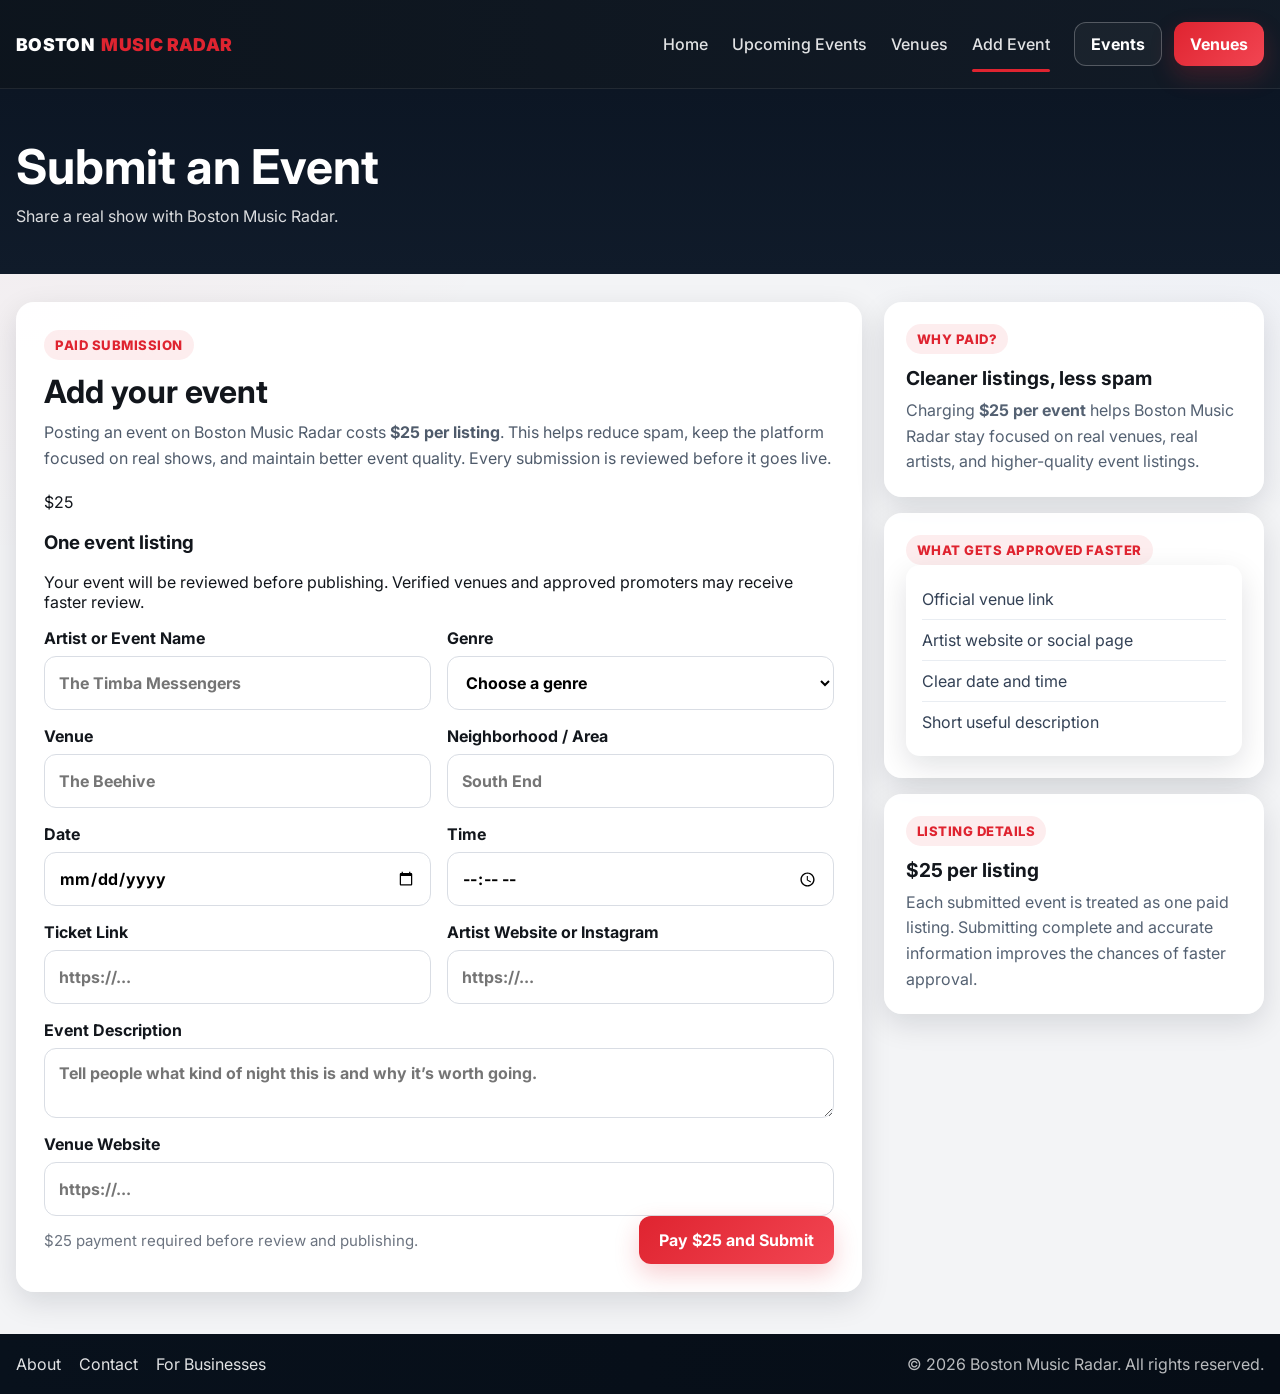
<file: add-event.html>
<!DOCTYPE html>
<html lang="en">
<head>
  <meta charset="UTF-8" />
  <meta name="viewport" content="width=device-width, initial-scale=1.0" />
  <title>Boston Music Radar | Add Event</title>
  <link rel="preconnect" href="https://fonts.googleapis.com" />
  <link rel="preconnect" href="https://fonts.gstatic.com" crossorigin />
  <link href="https://fonts.googleapis.com/css2?family=Inter:wght@400;500;600;700;800;900&display=swap" rel="stylesheet" />
  <link rel="stylesheet" href="styles.css" />
</head>
<body>
  <header class="site-header">
    <div class="container header-inner">
      <a href="index.html" class="brand">
        <span class="brand-white">BOSTON</span>
        <span class="brand-red">MUSIC RADAR</span>
      </a>

      <nav class="main-nav">
        <a href="index.html">Home</a>
        <a href="events.html">Upcoming Events</a>
        <a href="venues.html">Venues</a>
        <a href="add-event.html" class="active">Add Event</a>
      </nav>

      <div class="header-actions">
        <a href="events.html" class="btn btn-outline btn-small">Events</a>
        <a href="venues.html" class="btn btn-red btn-small">Venues</a>
      </div>
    </div>
  </header>

  <main>
    <section class="page-hero">
      <div class="container">
        <h1>Submit an Event</h1>
        <p>Share a real show with Boston Music Radar.</p>
      </div>
    </section>

    <section class="page-content">
      <div class="container submission-layout">
        <div class="form-card">
          <div class="form-intro">
            <span class="pill-note">Paid submission</span>
            <h2>Add your event</h2>
            <p>
              Posting an event on Boston Music Radar costs <strong>$25 per listing</strong>.
              This helps reduce spam, keep the platform focused on real shows, and maintain better event quality.
              Every submission is reviewed before it goes live.
            </p>
          </div>

          <div class="payment-highlight">
            <div class="payment-price">$25</div>
            <div class="payment-copy">
              <h3>One event listing</h3>
              <p>Your event will be reviewed before publishing. Verified venues and approved promoters may receive faster review.</p>
            </div>
          </div>

          <form class="form-grid">
            <label>
              Artist or Event Name
              <input type="text" placeholder="The Timba Messengers" />
            </label>

            <label>
              Genre
              <select>
                <option>Choose a genre</option>
                <option>Latin</option>
                <option>Indie</option>
                <option>Pop</option>
                <option>Classical</option>
                <option>Folk</option>
                <option>Jazz</option>
              </select>
            </label>

            <label>
              Venue
              <input type="text" placeholder="The Beehive" />
            </label>

            <label>
              Neighborhood / Area
              <input type="text" placeholder="South End" />
            </label>

            <label>
              Date
              <input type="date" />
            </label>

            <label>
              Time
              <input type="time" />
            </label>

            <label>
              Ticket Link
              <input type="url" placeholder="https://..." />
            </label>

            <label>
              Artist Website or Instagram
              <input type="url" placeholder="https://..." />
            </label>

            <label class="full-width">
              Event Description
              <textarea placeholder="Tell people what kind of night this is and why it’s worth going."></textarea>
            </label>

            <label class="full-width">
              Venue Website
              <input type="url" placeholder="https://..." />
            </label>
          </form>

          <div class="form-actions-split">
            <div class="form-note">$25 payment required before review and publishing.</div>
            <a href="#" class="btn btn-red">Pay $25 and Submit</a>
          </div>
        </div>

        <aside class="submission-sidebar">
          <div class="sidebar-panel">
            <span class="pill-note">Why paid?</span>
            <h3>Cleaner listings, less spam</h3>
            <p>
              Charging <strong>$25 per event</strong> helps Boston Music Radar stay focused on real venues, real artists, and higher-quality event listings.
            </p>
          </div>

          <div class="sidebar-panel">
            <span class="pill-note">What gets approved faster</span>
            <div class="mini-list">
              <div class="mini-item">Official venue link</div>
              <div class="mini-item">Artist website or social page</div>
              <div class="mini-item">Clear date and time</div>
              <div class="mini-item">Short useful description</div>
            </div>
          </div>

          <div class="sidebar-panel">
            <span class="pill-note">Listing details</span>
            <h3>$25 per listing</h3>
            <p>
              Each submitted event is treated as one paid listing. Submitting complete and accurate information improves the chances of faster approval.
            </p>
          </div>
        </aside>
      </div>
    </section>
  </main>

  <footer class="site-footer">
    <div class="container footer-inner">
      <div class="footer-links">
        <a href="venues.html">About</a>
        <a href="add-event.html">Contact</a>
        <a href="venues.html">For Businesses</a>
      </div>
      <div class="footer-right">
        <p>© 2026 Boston Music Radar. All rights reserved.</p>
      </div>
    </div>
  </footer>
</body>
</html>
</file>
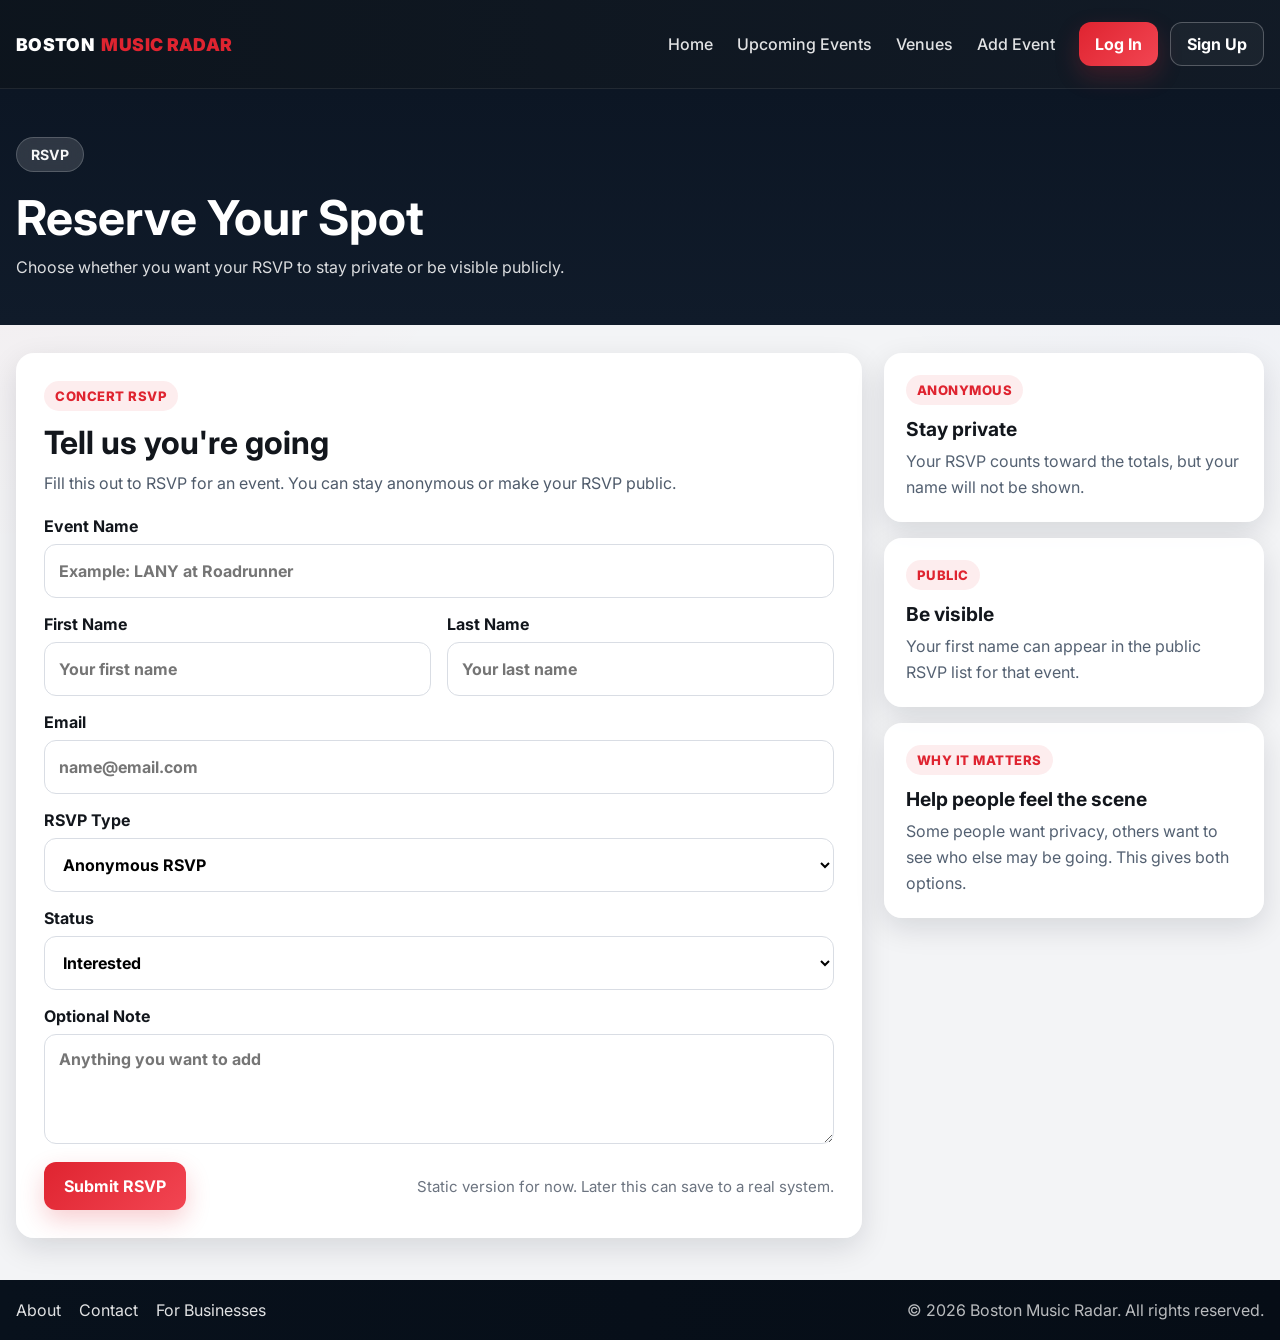
<file: rsvp.html>
<!DOCTYPE html>
<html lang="en">
<head>
  <meta charset="UTF-8" />
  <meta name="viewport" content="width=device-width, initial-scale=1.0" />
  <title>RSVP | Boston Music Radar</title>
  <link rel="preconnect" href="https://fonts.googleapis.com" />
  <link rel="preconnect" href="https://fonts.gstatic.com" crossorigin />
  <link href="https://fonts.googleapis.com/css2?family=Inter:wght@400;500;600;700;800;900&display=swap" rel="stylesheet" />
  <link rel="stylesheet" href="styles.css" />
</head>
<body>
  <header class="site-header">
    <div class="container header-inner">
      <a href="index.html" class="brand">
        <span class="brand-white">BOSTON</span>
        <span class="brand-red">MUSIC RADAR</span>
      </a>

      <nav class="main-nav">
        <a href="index.html">Home</a>
        <a href="events.html">Upcoming Events</a>
        <a href="venues.html">Venues</a>
        <a href="add-event.html">Add Event</a>
      </nav>

      <div class="header-actions">
        <a href="#" class="btn btn-red btn-small">Log In</a>
        <a href="#" class="btn btn-outline btn-small">Sign Up</a>
      </div>
    </div>
  </header>

  <main class="page-shell">
    <section class="page-hero page-hero-small">
      <div class="container">
        <div class="hero-kicker">RSVP</div>
        <h1>Reserve Your Spot</h1>
        <p>Choose whether you want your RSVP to stay private or be visible publicly.</p>
      </div>
    </section>

    <section class="page-content">
      <div class="container submission-layout">
        <div class="form-card">
          <div class="form-intro">
            <span class="pill-note">Concert RSVP</span>
            <h2>Tell us you're going</h2>
            <p>
              Fill this out to RSVP for an event. You can stay anonymous or make your RSVP public.
            </p>
          </div>

          <form class="event-form">
            <div class="form-grid">
              <label class="full-width">
                Event Name
                <input type="text" id="eventNameInput" placeholder="Example: LANY at Roadrunner" />
              </label>

              <label>
                First Name
                <input type="text" placeholder="Your first name" />
              </label>

              <label>
                Last Name
                <input type="text" placeholder="Your last name" />
              </label>

              <label class="full-width">
                Email
                <input type="email" placeholder="name@email.com" />
              </label>

              <label class="full-width">
                RSVP Type
                <select id="rsvpModeSelect">
                  <option value="anonymous">Anonymous RSVP</option>
                  <option value="public">Public RSVP</option>
                </select>
              </label>

              <label class="full-width">
                Status
                <select>
                  <option>Interested</option>
                  <option>Going</option>
                </select>
              </label>

              <label class="full-width">
                Optional Note
                <textarea rows="4" placeholder="Anything you want to add"></textarea>
              </label>
            </div>

            <div class="form-actions form-actions-split">
              <button type="submit" class="btn btn-red">Submit RSVP</button>
              <span class="form-note">Static version for now. Later this can save to a real system.</span>
            </div>
          </form>
        </div>

        <aside class="submission-sidebar">
          <div class="sidebar-panel">
            <span class="pill-note">Anonymous</span>
            <h3>Stay private</h3>
            <p>Your RSVP counts toward the totals, but your name will not be shown.</p>
          </div>

          <div class="sidebar-panel">
            <span class="pill-note">Public</span>
            <h3>Be visible</h3>
            <p>Your first name can appear in the public RSVP list for that event.</p>
          </div>

          <div class="sidebar-panel">
            <span class="pill-note">Why it matters</span>
            <h3>Help people feel the scene</h3>
            <p>Some people want privacy, others want to see who else may be going. This gives both options.</p>
          </div>
        </aside>
      </div>
    </section>
  </main>

  <footer class="site-footer">
    <div class="container footer-inner">
      <div class="footer-links">
        <a href="venues.html">About</a>
        <a href="add-event.html">Contact</a>
        <a href="venues.html">For Businesses</a>
      </div>
      <div class="footer-right">
        <p>© 2026 Boston Music Radar. All rights reserved.</p>
      </div>
    </div>
  </footer>

  <script>
    const params = new URLSearchParams(window.location.search);
    const eventName = params.get("event");
    const mode = params.get("mode");

    const eventInput = document.getElementById("eventNameInput");
    const modeSelect = document.getElementById("rsvpModeSelect");

    if (eventName && eventInput) {
      eventInput.value = decodeURIComponent(eventName);
    }

    if (mode && modeSelect) {
      if (mode === "public") modeSelect.value = "public";
      if (mode === "anonymous") modeSelect.value = "anonymous";
    }
  </script>
</body>
</html>
</file>
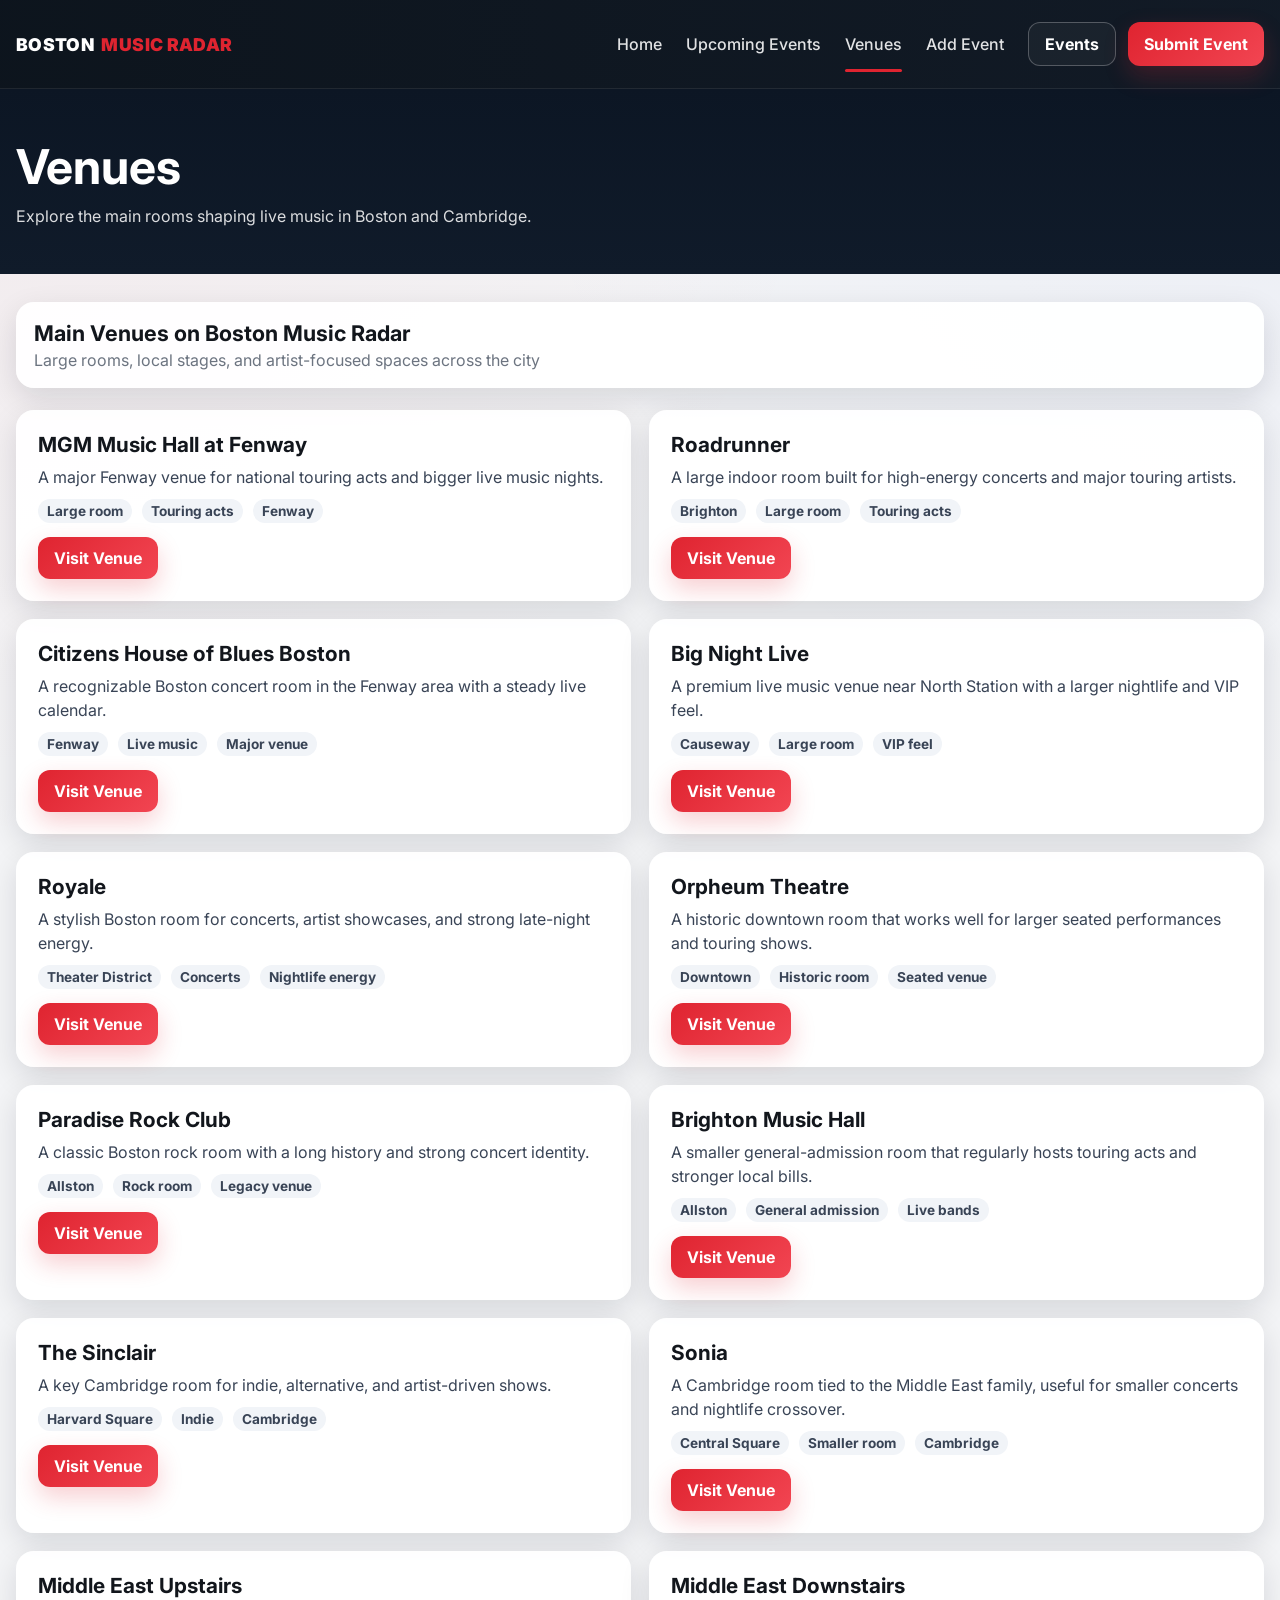
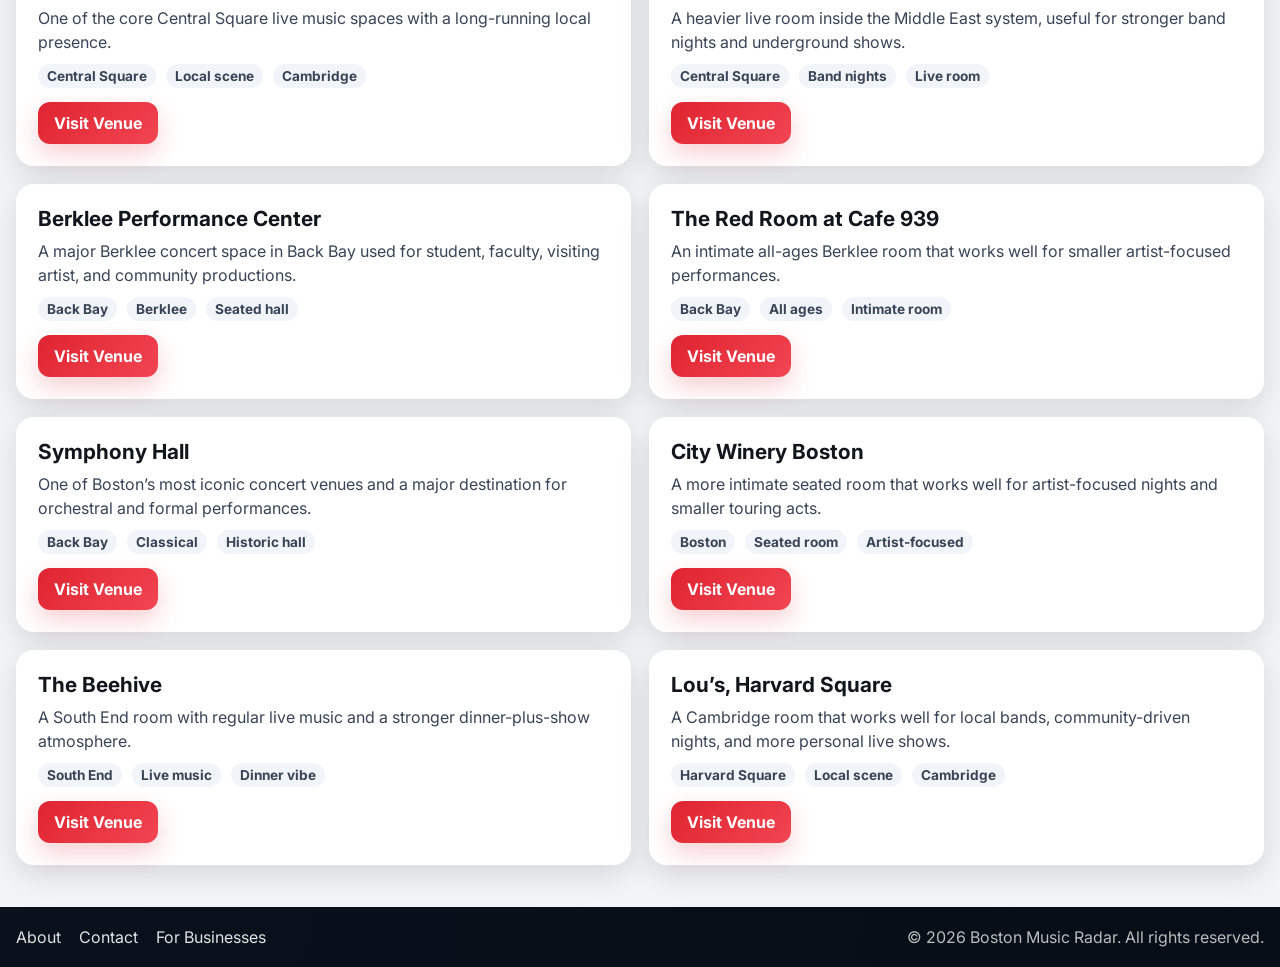
<file: venues.html>
<!DOCTYPE html>
<html lang="en">
<head>
  <meta charset="UTF-8" />
  <meta name="viewport" content="width=device-width, initial-scale=1.0" />
  <title>Boston Music Radar | Venues</title>
  <link rel="preconnect" href="https://fonts.googleapis.com" />
  <link rel="preconnect" href="https://fonts.gstatic.com" crossorigin />
  <link href="https://fonts.googleapis.com/css2?family=Inter:wght@400;500;600;700;800;900&display=swap" rel="stylesheet" />
  <link rel="stylesheet" href="styles.css" />
</head>
<body>
  <header class="site-header">
    <div class="container header-inner">
      <a href="index.html" class="brand">
        <span class="brand-white">BOSTON</span>
        <span class="brand-red">MUSIC RADAR</span>
      </a>

      <nav class="main-nav">
        <a href="index.html">Home</a>
        <a href="events.html">Upcoming Events</a>
        <a href="venues.html" class="active">Venues</a>
        <a href="add-event.html">Add Event</a>
      </nav>

      <div class="header-actions">
        <a href="events.html" class="btn btn-outline btn-small">Events</a>
        <a href="add-event.html" class="btn btn-red btn-small">Submit Event</a>
      </div>
    </div>
  </header>

  <main>
    <section class="page-hero">
      <div class="container">
        <h1>Venues</h1>
        <p>Explore the main rooms shaping live music in Boston and Cambridge.</p>
      </div>
    </section>

    <section class="page-content">
      <div class="container">
        <div class="filters-card">
          <div class="section-heading">
            <div>
              <h2>Main Venues on Boston Music Radar</h2>
              <span>Large rooms, local stages, and artist-focused spaces across the city</span>
            </div>
          </div>
        </div>

        <div class="venue-grid">
          <article class="venue-card">
            <h3>MGM Music Hall at Fenway</h3>
            <p>A major Fenway venue for national touring acts and bigger live music nights.</p>
            <div class="venue-meta">
              <span class="small-tag">Large room</span>
              <span class="small-tag">Touring acts</span>
              <span class="small-tag">Fenway</span>
            </div>
            <a href="https://crossroadspresents.com/pages/mgm-fenway-music-hall" target="_blank" class="btn btn-red btn-small">Visit Venue</a>
          </article>

          <article class="venue-card">
            <h3>Roadrunner</h3>
            <p>A large indoor room built for high-energy concerts and major touring artists.</p>
            <div class="venue-meta">
              <span class="small-tag">Brighton</span>
              <span class="small-tag">Large room</span>
              <span class="small-tag">Touring acts</span>
            </div>
            <a href="https://roadrunnerboston.com/" target="_blank" class="btn btn-red btn-small">Visit Venue</a>
          </article>

          <article class="venue-card">
            <h3>Citizens House of Blues Boston</h3>
            <p>A recognizable Boston concert room in the Fenway area with a steady live calendar.</p>
            <div class="venue-meta">
              <span class="small-tag">Fenway</span>
              <span class="small-tag">Live music</span>
              <span class="small-tag">Major venue</span>
            </div>
            <a href="https://boston.houseofblues.com/" target="_blank" class="btn btn-red btn-small">Visit Venue</a>
          </article>

          <article class="venue-card">
            <h3>Big Night Live</h3>
            <p>A premium live music venue near North Station with a larger nightlife and VIP feel.</p>
            <div class="venue-meta">
              <span class="small-tag">Causeway</span>
              <span class="small-tag">Large room</span>
              <span class="small-tag">VIP feel</span>
            </div>
            <a href="https://bignightlive.com/" target="_blank" class="btn btn-red btn-small">Visit Venue</a>
          </article>

          <article class="venue-card">
            <h3>Royale</h3>
            <p>A stylish Boston room for concerts, artist showcases, and strong late-night energy.</p>
            <div class="venue-meta">
              <span class="small-tag">Theater District</span>
              <span class="small-tag">Concerts</span>
              <span class="small-tag">Nightlife energy</span>
            </div>
            <a href="https://royaleboston.com/" target="_blank" class="btn btn-red btn-small">Visit Venue</a>
          </article>

          <article class="venue-card">
            <h3>Orpheum Theatre</h3>
            <p>A historic downtown room that works well for larger seated performances and touring shows.</p>
            <div class="venue-meta">
              <span class="small-tag">Downtown</span>
              <span class="small-tag">Historic room</span>
              <span class="small-tag">Seated venue</span>
            </div>
            <a href="https://crossroadspresents.com/pages/orpheum-theatre" target="_blank" class="btn btn-red btn-small">Visit Venue</a>
          </article>

          <article class="venue-card">
            <h3>Paradise Rock Club</h3>
            <p>A classic Boston rock room with a long history and strong concert identity.</p>
            <div class="venue-meta">
              <span class="small-tag">Allston</span>
              <span class="small-tag">Rock room</span>
              <span class="small-tag">Legacy venue</span>
            </div>
            <a href="https://crossroadspresents.com/pages/paradise-rock-club" target="_blank" class="btn btn-red btn-small">Visit Venue</a>
          </article>

          <article class="venue-card">
            <h3>Brighton Music Hall</h3>
            <p>A smaller general-admission room that regularly hosts touring acts and stronger local bills.</p>
            <div class="venue-meta">
              <span class="small-tag">Allston</span>
              <span class="small-tag">General admission</span>
              <span class="small-tag">Live bands</span>
            </div>
            <a href="https://crossroadspresents.com/pages/brighton-music-hall" target="_blank" class="btn btn-red btn-small">Visit Venue</a>
          </article>

          <article class="venue-card">
            <h3>The Sinclair</h3>
            <p>A key Cambridge room for indie, alternative, and artist-driven shows.</p>
            <div class="venue-meta">
              <span class="small-tag">Harvard Square</span>
              <span class="small-tag">Indie</span>
              <span class="small-tag">Cambridge</span>
            </div>
            <a href="https://www.sinclaircambridge.com/" target="_blank" class="btn btn-red btn-small">Visit Venue</a>
          </article>

          <article class="venue-card">
            <h3>Sonia</h3>
            <p>A Cambridge room tied to the Middle East family, useful for smaller concerts and nightlife crossover.</p>
            <div class="venue-meta">
              <span class="small-tag">Central Square</span>
              <span class="small-tag">Smaller room</span>
              <span class="small-tag">Cambridge</span>
            </div>
            <a href="https://mideastclub.com/sonia/" target="_blank" class="btn btn-red btn-small">Visit Venue</a>
          </article>

          <article class="venue-card">
            <h3>Middle East Upstairs</h3>
            <p>One of the core Central Square live music spaces with a long-running local presence.</p>
            <div class="venue-meta">
              <span class="small-tag">Central Square</span>
              <span class="small-tag">Local scene</span>
              <span class="small-tag">Cambridge</span>
            </div>
            <a href="https://mideastclub.com/" target="_blank" class="btn btn-red btn-small">Visit Venue</a>
          </article>

          <article class="venue-card">
            <h3>Middle East Downstairs</h3>
            <p>A heavier live room inside the Middle East system, useful for stronger band nights and underground shows.</p>
            <div class="venue-meta">
              <span class="small-tag">Central Square</span>
              <span class="small-tag">Band nights</span>
              <span class="small-tag">Live room</span>
            </div>
            <a href="https://mideastclub.com/downstairs/" target="_blank" class="btn btn-red btn-small">Visit Venue</a>
          </article>

          <article class="venue-card">
            <h3>Berklee Performance Center</h3>
            <p>A major Berklee concert space in Back Bay used for student, faculty, visiting artist, and community productions.</p>
            <div class="venue-meta">
              <span class="small-tag">Back Bay</span>
              <span class="small-tag">Berklee</span>
              <span class="small-tag">Seated hall</span>
            </div>
            <a href="https://www.berklee.edu/BPC" target="_blank" class="btn btn-red btn-small">Visit Venue</a>
          </article>

          <article class="venue-card">
            <h3>The Red Room at Cafe 939</h3>
            <p>An intimate all-ages Berklee room that works well for smaller artist-focused performances.</p>
            <div class="venue-meta">
              <span class="small-tag">Back Bay</span>
              <span class="small-tag">All ages</span>
              <span class="small-tag">Intimate room</span>
            </div>
            <a href="https://www.berklee.edu/cafe939" target="_blank" class="btn btn-red btn-small">Visit Venue</a>
          </article>

          <article class="venue-card">
            <h3>Symphony Hall</h3>
            <p>One of Boston’s most iconic concert venues and a major destination for orchestral and formal performances.</p>
            <div class="venue-meta">
              <span class="small-tag">Back Bay</span>
              <span class="small-tag">Classical</span>
              <span class="small-tag">Historic hall</span>
            </div>
            <a href="https://www.bso.org/events" target="_blank" class="btn btn-red btn-small">Visit Venue</a>
          </article>

          <article class="venue-card">
            <h3>City Winery Boston</h3>
            <p>A more intimate seated room that works well for artist-focused nights and smaller touring acts.</p>
            <div class="venue-meta">
              <span class="small-tag">Boston</span>
              <span class="small-tag">Seated room</span>
              <span class="small-tag">Artist-focused</span>
            </div>
            <a href="https://citywinery.com/pages/events/boston" target="_blank" class="btn btn-red btn-small">Visit Venue</a>
          </article>

          <article class="venue-card">
            <h3>The Beehive</h3>
            <p>A South End room with regular live music and a stronger dinner-plus-show atmosphere.</p>
            <div class="venue-meta">
              <span class="small-tag">South End</span>
              <span class="small-tag">Live music</span>
              <span class="small-tag">Dinner vibe</span>
            </div>
            <a href="https://www.beehiveboston.com/" target="_blank" class="btn btn-red btn-small">Visit Venue</a>
          </article>

          <article class="venue-card">
            <h3>Lou’s, Harvard Square</h3>
            <p>A Cambridge room that works well for local bands, community-driven nights, and more personal live shows.</p>
            <div class="venue-meta">
              <span class="small-tag">Harvard Square</span>
              <span class="small-tag">Local scene</span>
              <span class="small-tag">Cambridge</span>
            </div>
            <a href="https://www.instagram.com/louscambridge/" target="_blank" class="btn btn-red btn-small">Visit Venue</a>
          </article>
        </div>
      </div>
    </section>
  </main>

  <footer class="site-footer">
    <div class="container footer-inner">
      <div class="footer-links">
        <a href="venues.html">About</a>
        <a href="add-event.html">Contact</a>
        <a href="venues.html">For Businesses</a>
      </div>
      <div class="footer-right">
        <p>© 2026 Boston Music Radar. All rights reserved.</p>
      </div>
    </div>
  </footer>
</body>
</html>
</file>
<file: styles.css>
:root {
  --bg: #f3f4f6;
  --white: #ffffff;
  --dark: #07111b;
  --dark-2: #0f1a27;
  --text: #12161c;
  --muted: #6c7480;
  --border: #d9dde4;
  --red: #df2430;
  --red-dark: #c31c27;
  --soft-red: #fff1f3;
  --shadow: 0 10px 30px rgba(10, 18, 30, 0.12);
  --shadow-heavy: 0 24px 60px rgba(10, 18, 30, 0.18);
  --radius: 18px;
  --container: 1280px;
}

* {
  box-sizing: border-box;
}

html {
  scroll-behavior: smooth;
}

body {
  margin: 0;
  font-family: "Inter", sans-serif;
  background:
    radial-gradient(circle at top left, rgba(223, 36, 48, 0.05), transparent 30%),
    radial-gradient(circle at top right, rgba(42, 92, 240, 0.04), transparent 28%),
    var(--bg);
  color: var(--text);
}

img {
  max-width: 100%;
  display: block;
}

a {
  text-decoration: none;
  color: inherit;
}

input,
select,
textarea,
button {
  font: inherit;
}

.container {
  width: min(var(--container), calc(100% - 32px));
  margin: 0 auto;
}

.site-header {
  position: sticky;
  top: 0;
  z-index: 100;
  backdrop-filter: blur(14px);
  background: linear-gradient(90deg, rgba(3, 11, 20, 0.96) 0%, rgba(8, 17, 29, 0.96) 100%);
  border-bottom: 1px solid rgba(255,255,255,0.08);
}

.header-inner {
  min-height: 88px;
  display: flex;
  align-items: center;
  justify-content: space-between;
  gap: 24px;
}

.brand {
  font-size: 1.1rem;
  font-weight: 900;
  letter-spacing: 0.02em;
  white-space: nowrap;
}

.brand-white {
  color: #fff;
}

.brand-red {
  color: var(--red);
  margin-left: 4px;
}

.main-nav {
  display: flex;
  gap: 24px;
  margin-left: auto;
}

.main-nav a {
  color: rgba(255,255,255,0.88);
  font-weight: 500;
  padding: 8px 0;
  position: relative;
}

.main-nav a.active::after,
.main-nav a:hover::after {
  content: "";
  position: absolute;
  left: 0;
  bottom: -10px;
  width: 100%;
  height: 3px;
  background: var(--red);
  border-radius: 999px;
}

.header-actions {
  display: flex;
  gap: 12px;
}

.btn {
  display: inline-flex;
  align-items: center;
  justify-content: center;
  border: none;
  border-radius: 12px;
  padding: 14px 20px;
  font-weight: 700;
  cursor: pointer;
  transition: 0.2s ease;
}

.btn:hover {
  transform: translateY(-1px);
}

.btn-small {
  padding: 11px 16px;
}

.btn-red {
  background: linear-gradient(135deg, var(--red) 0%, #f24552 100%);
  color: #fff;
  box-shadow: 0 10px 24px rgba(223, 36, 48, 0.22);
}

.btn-red:hover {
  background: linear-gradient(135deg, var(--red-dark) 0%, #df2430 100%);
}

.btn-outline {
  color: #fff;
  border: 1px solid rgba(255,255,255,0.25);
  background: rgba(255,255,255,0.04);
}

.btn-dark {
  background: var(--dark);
  color: #fff;
}

.btn-soft {
  background: var(--soft-red);
  color: var(--red);
  border: 1px solid rgba(223, 36, 48, 0.14);
}

.btn-outline-dark {
  background: #fff;
  color: var(--dark);
  border: 1px solid #cfd6df;
}

.hero {
  position: relative;
  min-height: 470px;
  display: flex;
  align-items: center;
  background:
    linear-gradient(rgba(5, 10, 18, 0.42), rgba(5, 10, 18, 0.72)),
    url("https://images.unsplash.com/photo-1501386761578-eac5c94b800a?auto=format&fit=crop&w=1600&q=80") center center / cover no-repeat;
}

.hero-overlay {
  position: absolute;
  inset: 0;
  background:
    linear-gradient(180deg, rgba(5, 10, 18, 0.08), rgba(5, 10, 18, 0.28)),
    radial-gradient(circle at center, rgba(255,255,255,0.06), transparent 42%);
}

.hero-content {
  position: relative;
  z-index: 1;
  text-align: center;
  padding: 54px 0 48px;
}

.hero-kicker {
  display: inline-flex;
  padding: 8px 14px;
  border-radius: 999px;
  background: rgba(255,255,255,0.14);
  color: rgba(255,255,255,0.96);
  font-size: 0.88rem;
  font-weight: 700;
  margin-bottom: 16px;
  border: 1px solid rgba(255,255,255,0.18);
  backdrop-filter: blur(8px);
}

.hero h1 {
  margin: 0 auto;
  color: #fff;
  font-size: clamp(2.8rem, 5vw, 5.2rem);
  line-height: 0.94;
  font-weight: 900;
  text-transform: uppercase;
  letter-spacing: -0.04em;
  max-width: 1120px;
}

.hero h1 span {
  color: var(--red);
}

.hero p {
  color: rgba(255,255,255,0.92);
  font-size: 1.12rem;
  margin: 18px auto 24px;
  max-width: 760px;
  line-height: 1.45;
}

.search-bar {
  display: grid;
  grid-template-columns: 2fr 1fr 1fr auto;
  gap: 10px;
  max-width: 980px;
  margin: 0 auto;
  background: rgba(255,255,255,0.96);
  padding: 10px;
  border-radius: 22px;
  box-shadow: 0 20px 44px rgba(10, 18, 30, 0.22);
}

.search-bar input,
.search-bar select {
  width: 100%;
  height: 60px;
  border: 1px solid var(--border);
  border-radius: 14px;
  padding: 0 16px;
  background: #fff;
  font-size: 1rem;
}

.home-main {
  padding: 34px 0 24px;
}

.home-grid {
  display: grid;
  grid-template-columns: minmax(0, 2.1fr) minmax(330px, 0.95fr);
  gap: 22px;
  align-items: start;
}

.content-left,
.sidebar,
.form-card,
.filters-card,
.venue-card,
.sidebar-panel,
.monetization-copy,
.monetization-cards {
  background: rgba(255,255,255,0.97);
  border-radius: var(--radius);
  box-shadow: var(--shadow);
}

.genre-section,
.events-section,
.sidebar {
  padding: 24px;
}

.section-top,
.section-heading,
.sponsor-heading {
  display: flex;
  justify-content: space-between;
  align-items: center;
  gap: 16px;
}

.section-top h2,
.section-heading h2,
.sidebar h2 {
  margin: 0;
  font-size: 1.35rem;
}

.section-subtext,
.section-heading span {
  color: var(--muted);
  display: block;
  margin-top: 4px;
}

.section-link {
  color: var(--red);
  font-weight: 700;
}

.genre-pills {
  display: flex;
  flex-wrap: wrap;
  gap: 10px;
  margin-top: 18px;
}

.genre-pill {
  border: 1px solid var(--border);
  border-radius: 999px;
  padding: 10px 16px;
  font-weight: 700;
  background: #fff;
  transition: 0.2s ease;
}

.genre-pill.active,
.genre-pill:hover {
  background: var(--dark);
  color: #fff;
  border-color: var(--dark);
}

.date-group,
.genre-anchor-group {
  margin-bottom: 20px;
  scroll-margin-top: 110px;
}

.date-bar {
  background: linear-gradient(90deg, var(--red), #c81a28);
  color: #fff;
  font-weight: 800;
  padding: 12px 18px;
  border-radius: 10px;
  margin-bottom: 10px;
  box-shadow: 0 10px 20px rgba(223, 36, 48, 0.18);
}

.event-card {
  display: grid;
  grid-template-columns: 190px 1fr auto;
  gap: 18px;
  align-items: center;
  padding: 16px 0;
  border-bottom: 1px solid #e9edf2;
}

.event-card:last-child {
  border-bottom: none;
}

.event-thumb {
  width: 190px;
  height: 110px;
  object-fit: cover;
  border-radius: 14px;
  box-shadow: 0 12px 24px rgba(10, 18, 30, 0.12);
}

.event-info h3 {
  margin: 0 0 8px;
  font-size: 1.62rem;
  line-height: 1.05;
}

.event-meta,
.event-submeta {
  margin-bottom: 8px;
}

.event-meta {
  font-weight: 600;
}

.event-submeta {
  display: flex;
  flex-wrap: wrap;
  gap: 8px;
  color: #394456;
}

.small-tag {
  display: inline-flex;
  align-items: center;
  background: #f1f4f8;
  color: #394456;
  border-radius: 999px;
  padding: 4px 9px;
  font-size: 0.85rem;
  font-weight: 700;
}

.link-row {
  display: flex;
  flex-wrap: wrap;
  gap: 12px;
  margin-top: 10px;
}

.inline-link {
  color: #1b5fe9;
  font-weight: 600;
  font-size: 0.95rem;
}

.inline-link:hover {
  text-decoration: underline;
}

.rsvp-box {
  margin-top: 10px;
  color: var(--muted);
  font-size: 0.93rem;
}

.public-rsvp-preview {
  margin-top: 12px;
}

.public-rsvp-label {
  display: block;
  font-size: 0.8rem;
  font-weight: 800;
  color: #4b5563;
  margin-bottom: 8px;
  text-transform: uppercase;
  letter-spacing: 0.05em;
}

.public-rsvp-list {
  display: flex;
  flex-wrap: wrap;
  gap: 8px;
}

.public-rsvp-name {
  display: inline-flex;
  align-items: center;
  padding: 6px 10px;
  border-radius: 999px;
  background: #eef2f7;
  color: #1f2937;
  font-size: 0.84rem;
  font-weight: 700;
}

.event-actions {
  display: flex;
  flex-direction: column;
  gap: 10px;
  min-width: 170px;
}

.btn-event {
  width: 100%;
}

.verified-badge {
  color: #1f7cff;
  font-size: 1rem;
}

.sponsor-sidebar {
  position: sticky;
  top: 108px;
  background: rgba(255,255,255,0.98);
}

.sponsor-heading {
  margin-bottom: 18px;
  align-items: flex-start;
}

.sponsor-label-top {
  display: inline-flex;
  padding: 6px 11px;
  border-radius: 999px;
  background: rgba(223, 36, 48, 0.08);
  color: var(--red);
  font-size: 0.78rem;
  font-weight: 800;
  text-transform: uppercase;
  letter-spacing: 0.08em;
  margin-bottom: 10px;
}

.sponsor-heading h2 {
  margin: 0 0 8px;
  font-size: 1.95rem;
  line-height: 1.02;
}

.sponsor-heading p {
  margin: 0;
  color: #5f6977;
  line-height: 1.45;
}

.business-card {
  position: relative;
  overflow: hidden;
  border-radius: 18px;
  border: 1px solid #e7ebf1;
  box-shadow: 0 12px 26px rgba(10,18,30,0.08);
  background: #fff;
  margin-bottom: 16px;
}

.business-card img {
  width: 100%;
  height: 170px;
  object-fit: cover;
}

.sponsor-badge {
  position: absolute;
  top: 14px;
  left: 14px;
  z-index: 2;
  background: rgba(7, 17, 27, 0.88);
  color: #fff;
  font-size: 0.72rem;
  font-weight: 800;
  text-transform: uppercase;
  letter-spacing: 0.08em;
  padding: 7px 10px;
  border-radius: 999px;
  line-height: 1;
}

.business-body {
  padding: 16px;
}

.business-body h3 {
  margin: 0 0 6px;
  font-size: 1.05rem;
}

.business-location {
  margin: 0 0 8px !important;
  color: var(--red) !important;
  font-weight: 700;
  font-size: 0.9rem;
}

.business-body p {
  margin: 0 0 10px;
  color: #2e3948;
  line-height: 1.42;
}

.business-tags-row {
  display: flex;
  flex-wrap: wrap;
  gap: 8px;
  margin-bottom: 12px;
}

.business-tag {
  display: inline-block;
  background: #f2f4f7;
  color: #5e6977;
  border-radius: 999px;
  padding: 6px 10px;
  font-size: 0.78rem;
  font-weight: 700;
}

.sponsor-card {
  border: 1px solid rgba(223, 36, 48, 0.08);
}

.sponsor-card.premium {
  box-shadow: 0 18px 34px rgba(223, 36, 48, 0.12);
}

.monetization-strip {
  padding: 10px 0 42px;
}

.monetization-grid {
  display: grid;
  grid-template-columns: 1.2fr 1fr;
  gap: 22px;
  align-items: stretch;
}

.pill-note {
  display: inline-flex;
  padding: 7px 11px;
  border-radius: 999px;
  background: rgba(223, 36, 48, 0.08);
  color: var(--red);
  font-size: 0.82rem;
  font-weight: 800;
  text-transform: uppercase;
  letter-spacing: 0.04em;
}

.monetization-copy h2 {
  margin: 14px 0 10px;
  font-size: 2rem;
  line-height: 1.05;
}

.monetization-copy p {
  margin: 0;
  color: #394456;
  line-height: 1.65;
}

.monetization-cards {
  display: grid;
  gap: 14px;
}

.mono-card {
  padding: 18px;
  border-radius: 18px;
  background: linear-gradient(180deg, #fcfcfd 0%, #f6f8fb 100%);
  border: 1px solid #e5eaf1;
}

.mono-card h3 {
  margin: 0 0 8px;
  font-size: 1.08rem;
}

.mono-card p {
  margin: 0;
  color: #546172;
}

.page-hero {
  background: linear-gradient(180deg, #0c1624 0%, #101b2a 100%);
  color: #fff;
  padding: 48px 0;
}

.page-hero h1 {
  margin: 0 0 10px;
  font-size: clamp(2rem, 4vw, 3rem);
}

.page-hero p {
  margin: 0;
  color: rgba(255,255,255,0.85);
}

.page-content {
  padding: 28px 0 42px;
}

.filters-card {
  padding: 18px;
  margin-bottom: 22px;
}

.filters-grid {
  display: grid;
  grid-template-columns: 1.5fr 1fr 1fr;
  gap: 12px;
}

.filters-grid input,
.filters-grid select,
.form-grid input,
.form-grid select,
.form-grid textarea {
  width: 100%;
  height: 54px;
  border: 1px solid var(--border);
  border-radius: 12px;
  padding: 0 14px;
  background: #fff;
}

.form-grid textarea {
  height: auto;
  padding: 14px;
}

.venue-grid {
  display: grid;
  grid-template-columns: repeat(2, minmax(0, 1fr));
  gap: 18px;
}

.venue-card {
  padding: 22px;
}

.venue-card h3 {
  margin: 0 0 8px;
  font-size: 1.3rem;
}

.venue-card p {
  margin: 0 0 10px;
  color: #394456;
  line-height: 1.5;
}

.venue-meta {
  display: flex;
  flex-wrap: wrap;
  gap: 10px;
  margin: 10px 0 14px;
}

.form-card {
  padding: 28px;
}

.form-intro h2 {
  margin: 12px 0 8px;
  font-size: 2rem;
}

.form-intro p {
  margin: 0 0 20px;
  color: #4f5b6b;
  line-height: 1.65;
}

.form-grid {
  display: grid;
  grid-template-columns: repeat(2, minmax(0, 1fr));
  gap: 16px;
}

.form-grid label {
  display: flex;
  flex-direction: column;
  gap: 8px;
  font-weight: 700;
}

.full-width {
  grid-column: 1 / -1;
}

.form-actions {
  margin-top: 18px;
}

.form-actions-split {
  display: flex;
  align-items: center;
  justify-content: space-between;
  gap: 16px;
  flex-wrap: wrap;
}

.form-note {
  color: var(--muted);
  font-size: 0.94rem;
}

.submission-layout {
  display: grid;
  grid-template-columns: minmax(0, 2fr) minmax(300px, 0.9fr);
  gap: 22px;
  align-items: start;
}

.submission-sidebar {
  display: grid;
  gap: 16px;
}

.sidebar-panel {
  padding: 22px;
}

.sidebar-panel h3 {
  margin: 12px 0 8px;
  font-size: 1.2rem;
}

.sidebar-panel p {
  margin: 0;
  color: #546172;
  line-height: 1.6;
}

.mini-list {
  background: #fff;
  border-radius: 14px;
  box-shadow: var(--shadow);
  padding: 14px 16px;
}

.mini-item {
  padding: 10px 0;
  border-bottom: 1px solid #e9edf2;
  color: #334155;
}

.mini-item:last-child {
  border-bottom: none;
}

.site-footer {
  background: linear-gradient(90deg, #08111c 0%, #060d16 100%);
  color: rgba(255,255,255,0.88);
  padding: 20px 0;
}

.footer-inner {
  display: flex;
  justify-content: space-between;
  gap: 18px;
  align-items: center;
}

.footer-links {
  display: flex;
  gap: 18px;
  flex-wrap: wrap;
}

.footer-right p {
  margin: 0;
  color: rgba(255,255,255,0.72);
}

.muted {
  color: var(--muted);
}

@media (max-width: 1180px) {
  .home-grid,
  .monetization-grid,
  .submission-layout {
    grid-template-columns: 1fr;
  }

  .sponsor-sidebar {
    position: static;
  }

  .venue-grid {
    grid-template-columns: 1fr;
  }

  .event-card {
    grid-template-columns: 160px 1fr;
  }

  .event-actions {
    grid-column: 1 / -1;
    flex-direction: row;
    flex-wrap: wrap;
  }

  .btn-event {
    width: auto;
  }
}

@media (max-width: 900px) {
  .main-nav,
  .header-actions {
    display: none;
  }

  .hero {
    min-height: 430px;
  }

  .hero-content {
    padding: 44px 0 38px;
  }

  .hero h1 {
    font-size: clamp(2.2rem, 8vw, 3.8rem);
  }

  .hero p {
    font-size: 1rem;
  }

  .search-bar,
  .filters-grid,
  .form-grid {
    grid-template-columns: 1fr;
  }

  .event-card {
    grid-template-columns: 1fr;
  }

  .event-thumb {
    width: 100%;
    height: 210px;
  }

  .footer-inner,
  .form-actions-split,
  .section-heading,
  .section-top {
    flex-direction: column;
    align-items: flex-start;
  }
}
</file>
